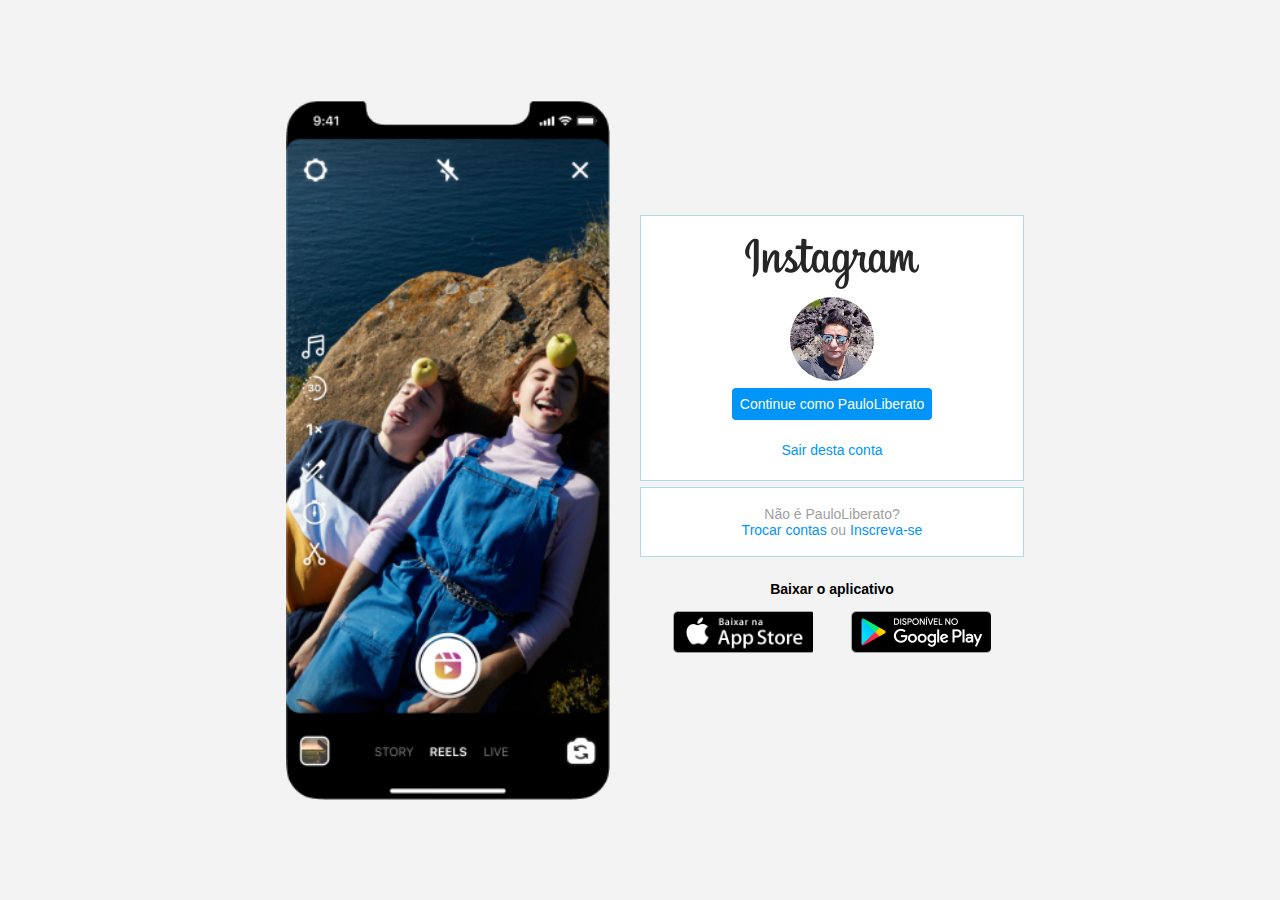
<file: Spread Fullstack Developer/Flex box/Recriando a tela do instagram/index.html>
<!DOCTYPE html>
<html lang="en">
<head>
    <meta charset="UTF-8">
    <meta http-equiv="X-UA-Compatible" content="IE=edge">
    <meta name="viewport" content="width=device-width, initial-scale=1.0">
    <link rel="stylesheet" href="style.css">
    <title>Instagram by PauloLiberato</title>
</head>
<body>
    <div class="wrapper">
        <div class="phone">
            <img src="resources/phone.png" alt="" class="src">
        </div>
        <div class="login">
            <div class="group">
                <img src="resources/logo.png" alt="" class="src">
                <div class="photoPerfil">
                    <img src="resources/cracha.jpg" alt="" class="src">
                </div>
                <a href="#" class="entrar">Continue como PauloLiberato</a>
                <a href="#" class="sair">Sair desta conta</a>
            </div>
            <div class="group">
                <p class="notyou">N&atilde;o &eacute; PauloLiberato?</p>
                <p class="notyou">
                    <span class="switch">Trocar contas</span> ou 
                    <span class="switch">Inscreva-se</span>
                </p>
            </div>
            <div class="installApp">
                <p class="install"><strong>Baixar o aplicativo</strong></p>
                <div class="download">
                    <a href="#" class="appdown"></a>
                    <a href="#" class="appdown"></a>
                </div>
            </div>
        </div>
    </div>
</body>
</html>
</file>
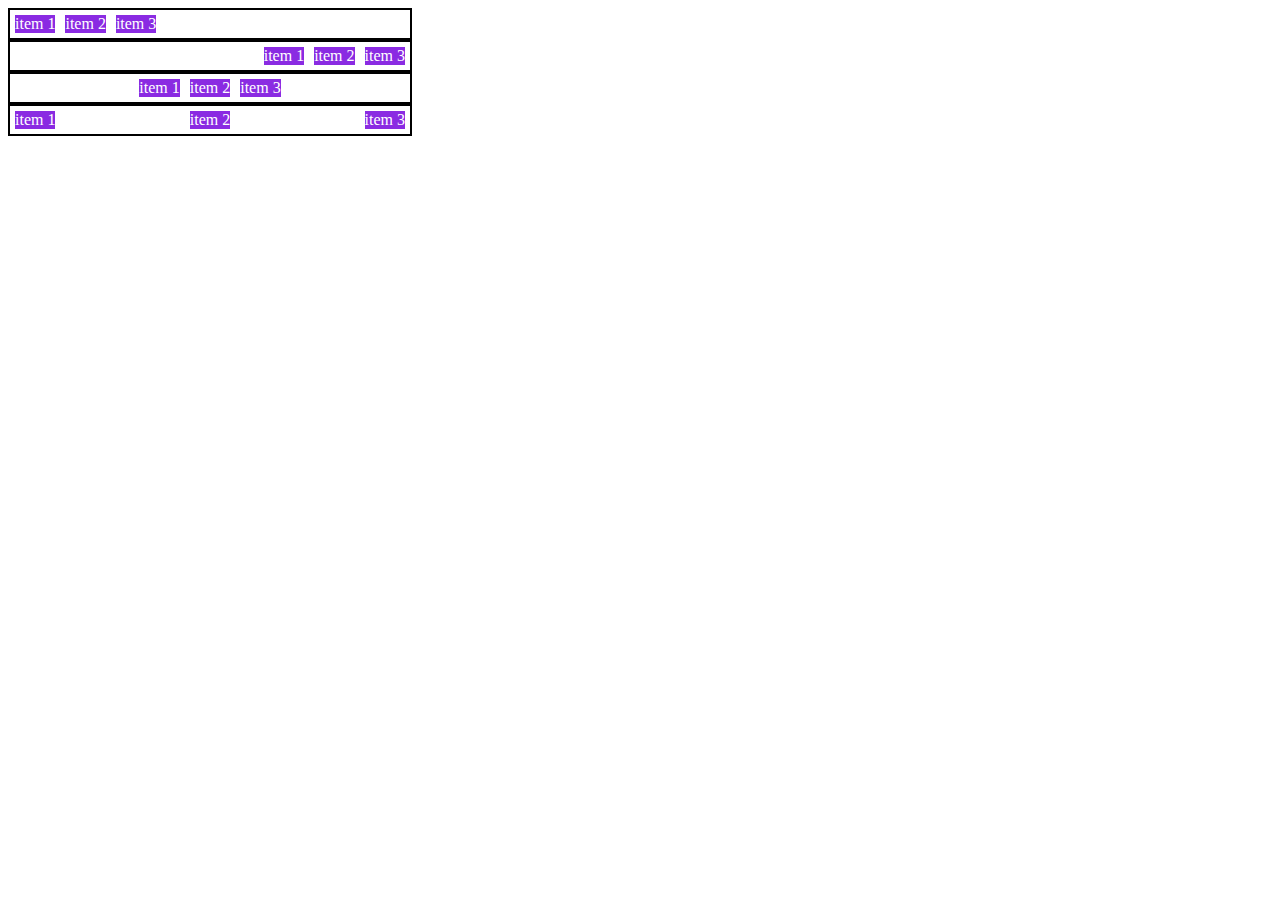
<file: Spread Fullstack Developer/Flex box/display-flex.html>
<!DOCTYPE html>
<html lang="en">
<head>
    <meta charset="UTF-8">
    <meta http-equiv="X-UA-Compatible" content="IE=edge">
    <meta name="viewport" content="width=device-width, initial-scale=1.0">
    <title>Document</title>
    <style>
        .container{
            max-width: 400px;
            border: 2px solid black;
            margin: 0;
            display: flex;
        }

        .item{
            background-color: blueviolet;
            margin: 5px;
            text-align: center;
            color: white;
        }

        .flex-start{
            justify-content: flex-start;
        }
        .flex-end{
            justify-content: flex-end;
        }        
        .flex-center{
            justify-content: center;
        }        

        .flex-between{
            justify-content: space-between;
        }        
    </style>
</head>
<body>

    <section class="container flex-start">
        <div class="item">item 1</div>
        <div class="item">item 2</div>
        <div class="item">item 3</div>
    </section>

    <section class="container flex-end">
        <div class="item">item 1</div>
        <div class="item">item 2</div>
        <div class="item">item 3</div>
    </section>

    <section class="container flex-center">
        <div class="item">item 1</div>
        <div class="item">item 2</div>
        <div class="item">item 3</div>
    </section>

    <section class="container flex-between">
        <div class="item">item 1</div>
        <div class="item">item 2</div>
        <div class="item">item 3</div>
    </section>

</body>
</html>
</file>
<file: Spread Fullstack Developer/Flex box/Recriando a tela do instagram/style.css>
* {
    padding: 0;
    margin: 0;
    box-sizing: border-box;
    text-decoration: none;
    font-family: sans-serif;
    font-size: 14px;
}

body {
    width: 100%;
    min-height: 100vh;
    background-color: rgb(243, 243, 243);
    margin: 0;
    padding: 0;
    display: flex;
    justify-content: center;
}

.wrapper {
    display: flex;
    align-items: center;
    justify-content: start;
    width: 60%;
    height: 100vh;
}

.phone {
    display: flex;
    align-items: center;
    justify-content: center;
    width: 50%;

}

.phone img{
    height: 50rem;
}

.login {
    display: flex;
    align-items: center;
    justify-content: space-around;
    flex-direction: column;
    width: 50%;
    min-height: 34rem;
}

.group {
    display: flex;
    justify-content: space-around;
    align-items: center;
    flex-direction: column;
    background-color: #FFFFFF;
    width: 100%;
    padding: 1.3rem 0;
    border: 1px solid lightblue;
}

.group:nth-child(1){
    min-height: 19rem;
}

.logo {
    height: 3rem;
}

.photoPerfil {
    display: flex;
    justify-content: center;
    align-items: center;
    border-radius: 50%;
    overflow: hidden;
}

.photoPerfil img {
    height: 6rem;
}

.entrar {
    background-color: #0095f6;
    color: #FFFFFF;
    padding: 8px;
    border-radius: 4px;
}

.sair {
    color: #0095f6;
    margin-top: 1rem;
}

.notyou {
    color: rgb(160, 160, 160);
}

.switch {
    color: #0095f6;
}

.installApp {
    display: flex;
    flex-direction: column;
    align-items: center;
    justify-content: center;
    width: 100%;
    padding: 1.3rem 0;
}

.download {
    display: flex;
    width: 100%;
    justify-content: space-around;
    align-items: center;
    padding: 1rem;
}

.appdown {
    height: 3rem;
    width: 10rem;
    background-size: cover;
}

.appdown:nth-child(1) {
    background-image: url(resources/appleStore.png);
}

.appdown:nth-child(2) {
    background-image: url(resources/androidStore.png);
}

@media (max-width: 1024px){
    .wrapper{
        width: 90%;
    }
}

@media (max-width: 650px){
    body {
        background-color: #FFFFFF;
    }

    .group{
        border: 1px solid transparent;
    }

    .wrapper{
        width: 90%;
    }
    .phone{
        display: none;
    }

    .login{
        width: 100%;
    }
}
</file>
